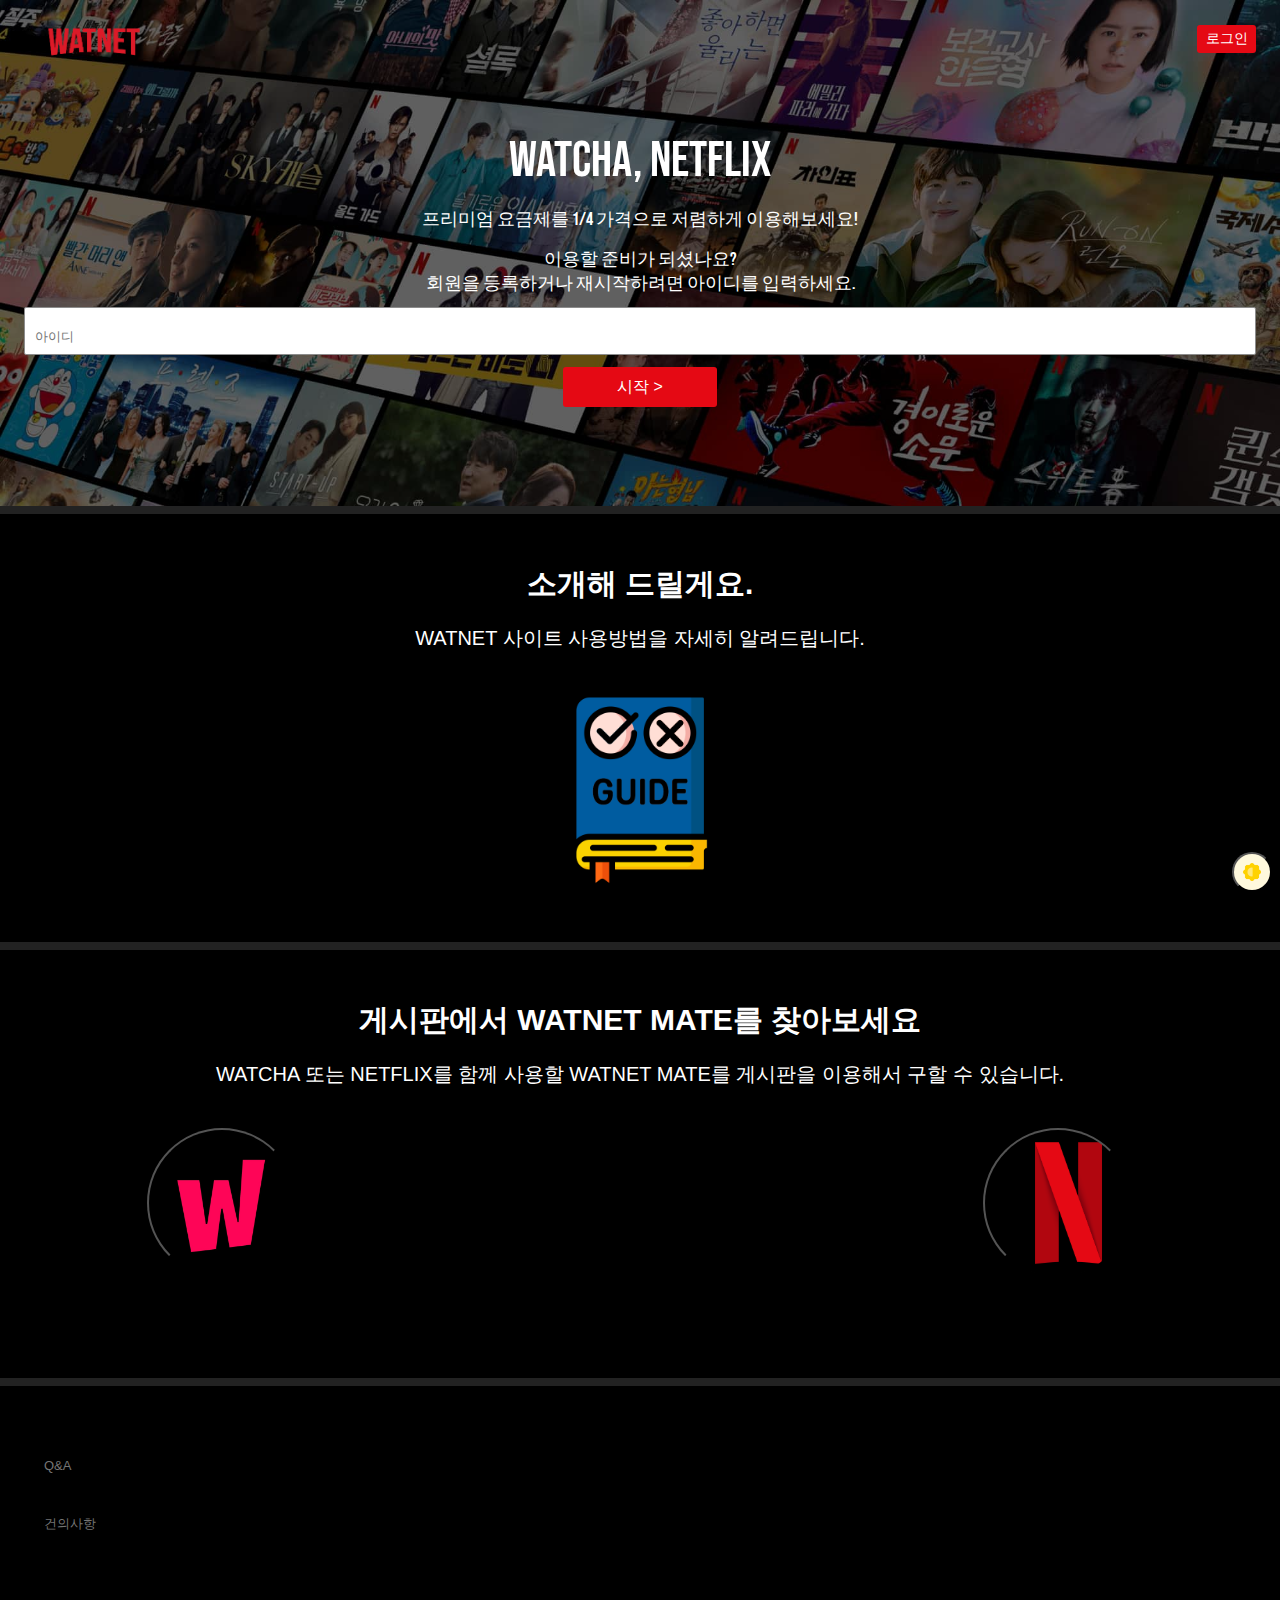
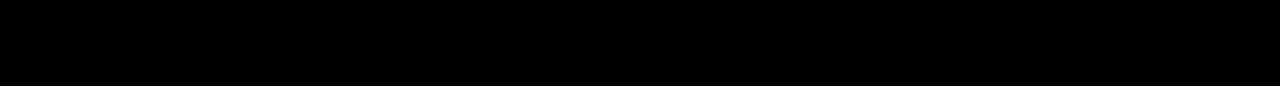
<file: WATNET/index.html>
<!DOCTYPE html>
<html lang="en">
<head>
    <meta charset="UTF-8">
    <meta name="viewport" content="width=device-width, initial-scale=1.0">
    <title>WATNET</title>
    <link rel="preconnect" href="https://fonts.gstatic.com">
    <link href="https://fonts.googleapis.com/css2?family=Bebas+Neue&display=swap" rel="stylesheet">
    <link rel="stylesheet" href="./style.css">
</head>
<body>
    <div class="container">
        <button class="mode" type="button"></button>
        <div class="head-container">
            <header class="main-header">
                <img id="logo" src="./assets/logo.png" alt="logo">
                <a href="#"><button id="login-btn" type="button">로그인</button></a>
            </header>
            <section class="main-section">
                <h1>WATCHA, NETFLIX</h1>
                <h2>프리미엄 요금제를 1/4 가격으로 저렴하게 이용해보세요!</h2>
                <h3>이용할 준비가 되셨나요?<br>회원을 등록하거나 재시작하려면 아이디를 입력하세요.</h3>
                <form action="#" mehtod="">
                    <input id="main-section-input" type="text" placeholder="아이디">
                    <button id="section-btn" type="submit">시작 ></button>
                </form>
            </section>
        </div>
        <div class="introduce-container">
            <section class="introduce-section">
                <h1>소개해 드릴게요.</h1>
                <h2>WATNET 사이트 사용방법을 자세히 알려드립니다.</h2>
                <img id="guide-img" src="./assets/guide.png" alt="how to use image">
            </section>
        </div>
        <div class="main-board-container">
            <section class="main-board-section">
                <h1>게시판에서 WATNET MATE를 찾아보세요</h1>
                <h2>WATCHA 또는 NETFLIX를 함께 사용할 WATNET MATE를 게시판을 이용해서 구할 수 있습니다.</h2>
                <div class="link-board">
                    <button id="watcha-link-btn" type="button"></button>
                    <button id="netflix-link-btn" type="button"></button>
                </div>
            </section>
        </div>
        <div class="footer-container">
            <footer>
                <ul>
                    <li>
                        <span>
                            <a href="#">Q&A</a>
                        </span>
                    </li>
                    <li>
                        <span>
                            <a href="#">건의사항</a>
                        </span>
                    </li>
                </ul>
            </footer>
        </div>
    </div>
</body>
</html>
</file>
<file: WATNET/style.css>
* {
    box-sizing: border-box;
    margin: 0;
    padding: 0;
}

body {
    font-family: sans-serif;
    width: 100%;
    height: 100%;
    background-color: #000;
    color: #fff;
    word-break: keep-all;
    min-width: 320px;
}

.container {
    width: 100%;
    height: 100%;
}

.mode {
    background-image: url(./assets/day-mode.png);
    background-size: cover;
    border-radius: 50%;
    position: fixed;
    right: 8px;
    bottom: 8px;
    width: 40px;
    height: 40px;
}

/* head-container css */

.head-container {
    font-family: 'Bebas Neue', sans-serif;
    width: 100%;
    height: 100%;
    border-bottom: 8px solid #222;
    position: relative;
    z-index: 1;
}

.head-container::after {
    width: 100%;
    height: 100%;
    content: "";
    border-bottom: 8px solid #222;
    background-image: url(./assets/background.jpg);
    background-size: cover;
    position: absolute;
    top: 0;
    left: 0;
    z-index: -1;
    opacity: 0.5;
}

.main-header {
    margin: 0 24px;
    padding-top: 20px;
    display: flex;
    justify-content: space-between;
}

#logo {
    margin-top: 4px;
    padding-top: 8px;
    width: 140px;
    height: auto;
    padding: 0 20px;
}

#login-btn {
    width: 59px;
    height: 28px;
    margin-top: 5px;
    padding: 4px 8px;
    border-radius: 3px;
    border: 0px solid #000;
    background-color: #e50914;
    color: #fff;
    font-size: 14px;
}

/* main-section css */

.main-section {
    margin: 70px 24px 0;
    display: flex;
    flex-direction: column;
    align-items: center;
}

.main-section h1 {
    font-size: 50px;
    font-weight: 400;
    margin-bottom: 16px;
    text-align: center;
}

.main-section h2,
.introduce-section h2,
.main-board-section h2 {
    font-size: 18px;
    font-weight: 200;
    margin-bottom: 16px;
    word-break: keep-all;
    text-align: center;
}

.main-section h3 {
    font-size: 18px;
    font-weight: 200;
    padding: 0 43px;
    word-break: keep-all;
    text-align: center;
    margin-bottom: 12px;
}

.main-section form {
    width: 100%;
    display: flex;
    flex-direction: column;
    align-items: center;
    margin-bottom: 95px;
}

#main-section-input {
    width: 100%;
    height: 48px;
    padding: 10px 10px 0;
    border: solid 1px #8c8c8c;
    border-radius: 2px;
    display: block;
    color: #000;
    margin-bottom: 8px;
}

#section-btn {
    width: 154px;
    height: 40px;
    margin: 4px 0;
    padding: 0 16px;
    color: #fff;
    background-color: #e50914;
    font-size: 16px;
    border-radius: 3px;
    border: 0px solid #000;
}

/* introduce-section css */

.introduce-container {
    width: 100%;
    height: 100%;
    border-bottom: 8px solid #222;
}

.introduce-section {
    padding: 50px 24px;
    display: flex;
    flex-direction: column;
    align-items: center;
}

.introduce-section h1 {
    font-size: 30px;
    text-align: center;
    margin-bottom: 20px;
}

.introduce-section h2,
.main-board-section h2 {
    font-size: 20px;
    font-weight: 200;
    margin-bottom: 16px;
    word-break: keep-all;
    text-align: center;
    margin-bottom: 40px;
}

#guide-img {
    width: auto;
    height: 200px;
}

/* main-board-container css */

.main-board-container {
    width: 100%;
    height: 100%;
    border-bottom: 8px solid #222;
}

.main-board-section {
    padding: 50px 24px;
    display: flex;
    flex-direction: column;
    align-items: center;
    margin-bottom: 50px;
}

.main-board-section h1 {
    font-size: 30px;
    text-align: center;
    margin-bottom: 20px;
}

.link-board {
    width: 80%;
    display: flex;
    justify-content: space-between;
}

#watcha-link-btn {
    background-image: url(./assets/watcha-logo.jpeg);
    background-size: cover;
    border-radius: 50%;
    width: 150px;
    height: 150px;
}

#netflix-link-btn {
    background-image: url(./assets/netflix-logo.png);
    background-size: cover;
    border-radius: 50%;
    width: 150px;
    height: 150px;
}

/* footer-container css */

.footer-container {
    width: 100%;    
    height: 300px;
    padding: 50px 24px;
}

ul li {
    list-style: none;
    padding: 20px;
}

footer ul li span {
    font-size: 13px;
}

footer ul li span a {
    text-decoration: none;
    color: #757575;
}
</file>
